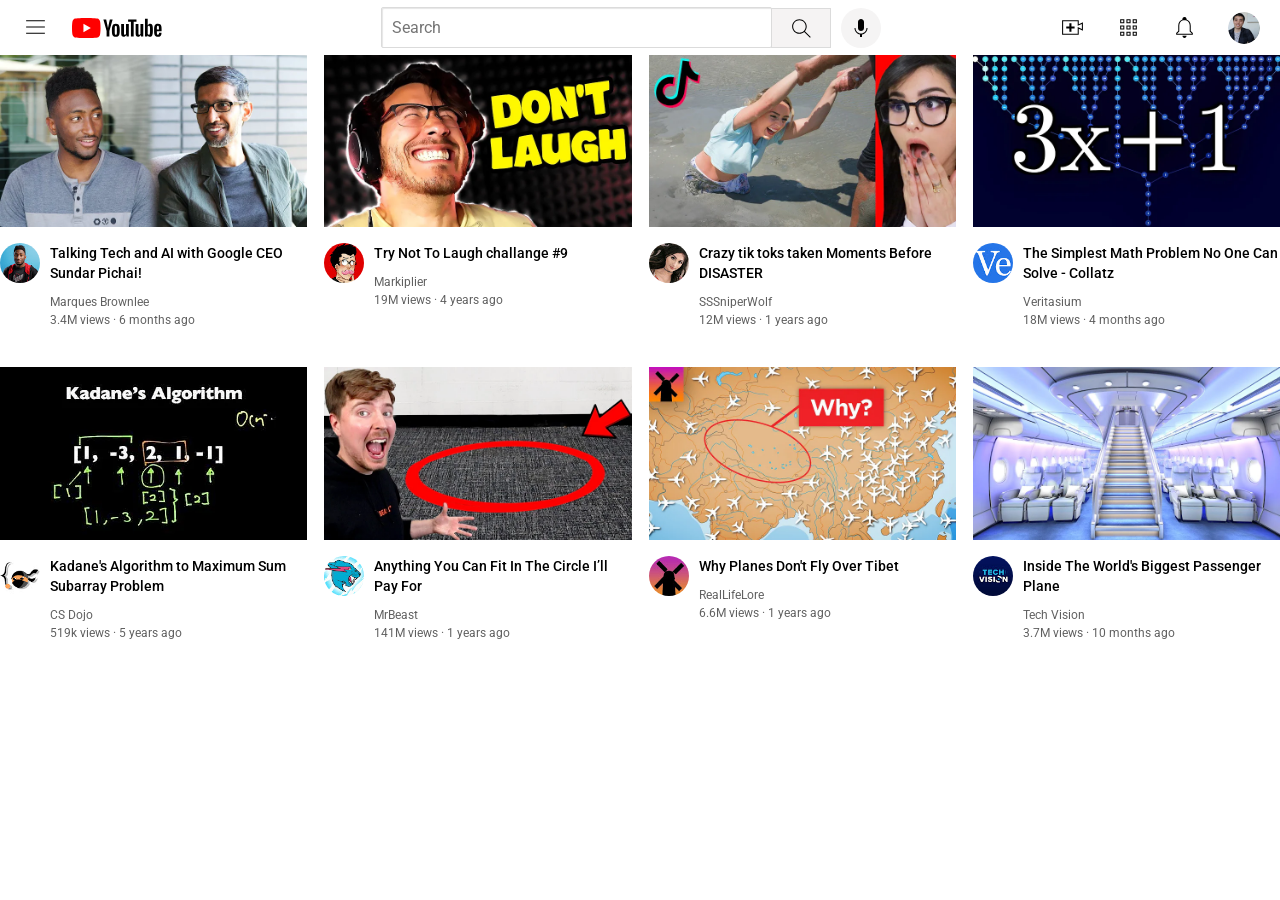
<file: index.html>
<!DOCTYPE html>
<html>
    <head>
        <title>Youtube.com Clone</title>

        <link rel="preconnect" href="https://fonts.googleapis.com">
        <link rel="preconnect" href="https://fonts.gstatic.com" crossorigin>
        <link href="https://fonts.googleapis.com/css2?family=Roboto:ital,wght@400;500;700&display=swap" rel="stylesheet">

        <link rel="stylesheet" href="styles/general.css">
        <link rel="stylesheet" href="styles/video.css">
        <link rel="stylesheet" href="styles/header.css">
    </head>

    <body>
        <div class="header">
            <div class="left-section">
                <img class="hamburger-menu" src="icons/hamburger-menu.svg">
                <img class="youtube-logo" src="icons/youtube-logo.svg">
            </div>
            <div class="middle-section">
                <input class="search-bar" type="text" placeholder="Search">
                <button class="search-button">
                    <img class="search-icon" src="icons/search.svg">
                </button>
                <button class="voice-search-button">
                    <img class="voice-search-icon" src="icons/voice-search-icon.svg">
                </button>
            </div>
            <div class="right-section">
                <img class="upload-icon" src="icons/upload.svg">
                <img class="youtube-apps-icon" src="icons/youtube-apps.svg">
                <img class="notification-icon" src="icons/notifications.svg">
                <img class="current-user-picture" src="channel-pictures/my-channel.jpeg">
            </div>
        </div>

            <div class="video-grid">
                <div class="video-preview">
                    <div class="thumbnail-row">
                        <img class="thumbnail" src="thumbnails/thumbnail-1.webp">
                    </div>
                    <div class="video-info-grid">
                        <div class="channel-picture">
                            <img class="profile-picture" src="channel-pictures/channel-1.jpeg">
                        </div>
                        <div class="video-info">
                        <p class="video-title">
                            Talking Tech and AI with Google CEO Sundar Pichai!
                        </p>
                        <p class="video-author">
                            Marques Brownlee
                        </p>
                        <p class="video-stats">
                            3.4M views &#183; 6 months ago
                        </p>
                        </div>
                    </div>
                </div>
                
                <div class="video-preview">
                    <div class="thumbnail-row">
                        <img class="thumbnail" src="thumbnails/thumbnail-2.webp">
                    </div>
                    <div class="video-info-grid">
                        <div class="channel-picture">
                            <img class="profile-picture" src="channel-pictures/channel-2.jpeg">
                        </div>
                        <div class="video-info">
                            <p class="video-title">
                                Try Not To Laugh challange &#35;9
                            </p>
                            <p class="video-author">
                                Markiplier
                            </p>
                            <p class="video-stats">
                                19M views &#183; 4 years ago
                            </p>
                        </div>
                    </div>
                </div>
                <div class="video-preview">
                    <div class="thumbnail-row">
                        <img class="thumbnail" src="thumbnails/thumbnail-3.webp">
                    </div>
                    <div class="video-info-grid">
                        <div class="channel-picture">
                            <img class="profile-picture" src="channel-pictures/channel-3.jpeg">
                        </div>
                        <div class="video-info">
                        <p class="video-title">
                            Crazy tik toks taken Moments Before DISASTER
                        </p>
                        <p class="video-author">
                            SSSniperWolf
                        </p>
                        <p class="video-stats">
                            12M views &#183; 1 years ago
                        </p>
                        </div>
                    </div>
                </div>
                
                <div class="video-preview">
                    <div class="thumbnail-row">
                        <img class="thumbnail" src="thumbnails/thumbnail-4.webp">
                    </div>
                    <div class="video-info-grid">
                        <div class="channel-picture">
                            <img class="profile-picture" src="channel-pictures/channel-4.jpeg">
                        </div>
                        <div class="video-info">
                            <p class="video-title">
                                The Simplest Math Problem No One Can Solve &dash; Collatz
                            </p>
                            <p class="video-author">
                                Veritasium
                            </p>
                            <p class="video-stats">
                                18M views &#183; 4 months ago
                            </p>
                        </div>
                    </div>
                </div>
                <div class="video-preview">
                    <div class="thumbnail-row">
                        <img class="thumbnail" src="thumbnails/thumbnail-5.webp">
                    </div>
                    <div class="video-info-grid">
                        <div class="channel-picture">
                            <img class="profile-picture" src="channel-pictures/channel-5.jpeg">
                        </div>
                        <div class="video-info">
                        <p class="video-title">
                            Kadane's Algorithm to Maximum Sum Subarray Problem
                        </p>
                        <p class="video-author">
                            CS Dojo
                        </p>
                        <p class="video-stats">
                            519k views &#183; 5 years ago
                        </p>
                        </div>
                    </div>
                </div>
                
                <div class="video-preview">
                    <div class="thumbnail-row">
                        <img class="thumbnail" src="thumbnails/thumbnail-6.webp">
                    </div>
                    <div class="video-info-grid">
                        <div class="channel-picture">
                            <img class="profile-picture" src="channel-pictures/channel-6.jpeg">
                        </div>
                        <div class="video-info">
                            <p class="video-title">
                                Anything You Can Fit In The Circle I’ll Pay For
                            </p>
                            <p class="video-author">
                                MrBeast
                            </p>
                            <p class="video-stats">
                                141M views &#183; 1 years ago
                            </p>
                        </div>
                    </div>
                </div>

                <div class="video-preview">
                    <div class="thumbnail-row">
                        <img class="thumbnail" src="thumbnails/thumbnail-7.webp">
                    </div>
                    <div class="video-info-grid">
                        <div class="channel-picture">
                            <img class="profile-picture" src="channel-pictures/channel-7.jpeg">
                        </div>
                        <div class="video-info">
                        <p class="video-title">
                            Why Planes Don't Fly Over Tibet
                        </p>
                        <p class="video-author">
                            RealLifeLore
                        </p>
                        <p class="video-stats">
                            6.6M views &#183; 1 years ago
                        </p>
                        </div>
                    </div>
                </div>
                
                <div class="video-preview">
                    <div class="thumbnail-row">
                        <img class="thumbnail" src="thumbnails/thumbnail-8.webp">
                    </div>
                    <div class="video-info-grid">
                        <div class="channel-picture">
                            <img class="profile-picture" src="channel-pictures/channel-8.jpeg">
                        </div>
                        <div class="video-info">
                        <p class="video-title">
                            Inside The World's Biggest Passenger Plane
                        </p>
                        <p class="video-author">
                            Tech Vision
                        </p>
                        <p class="video-stats">
                            3.7M views &#183; 10 months ago
                        </p>
                        </div>
                    </div>
                </div>
                
            </div>
    </body>
</html>
</file>
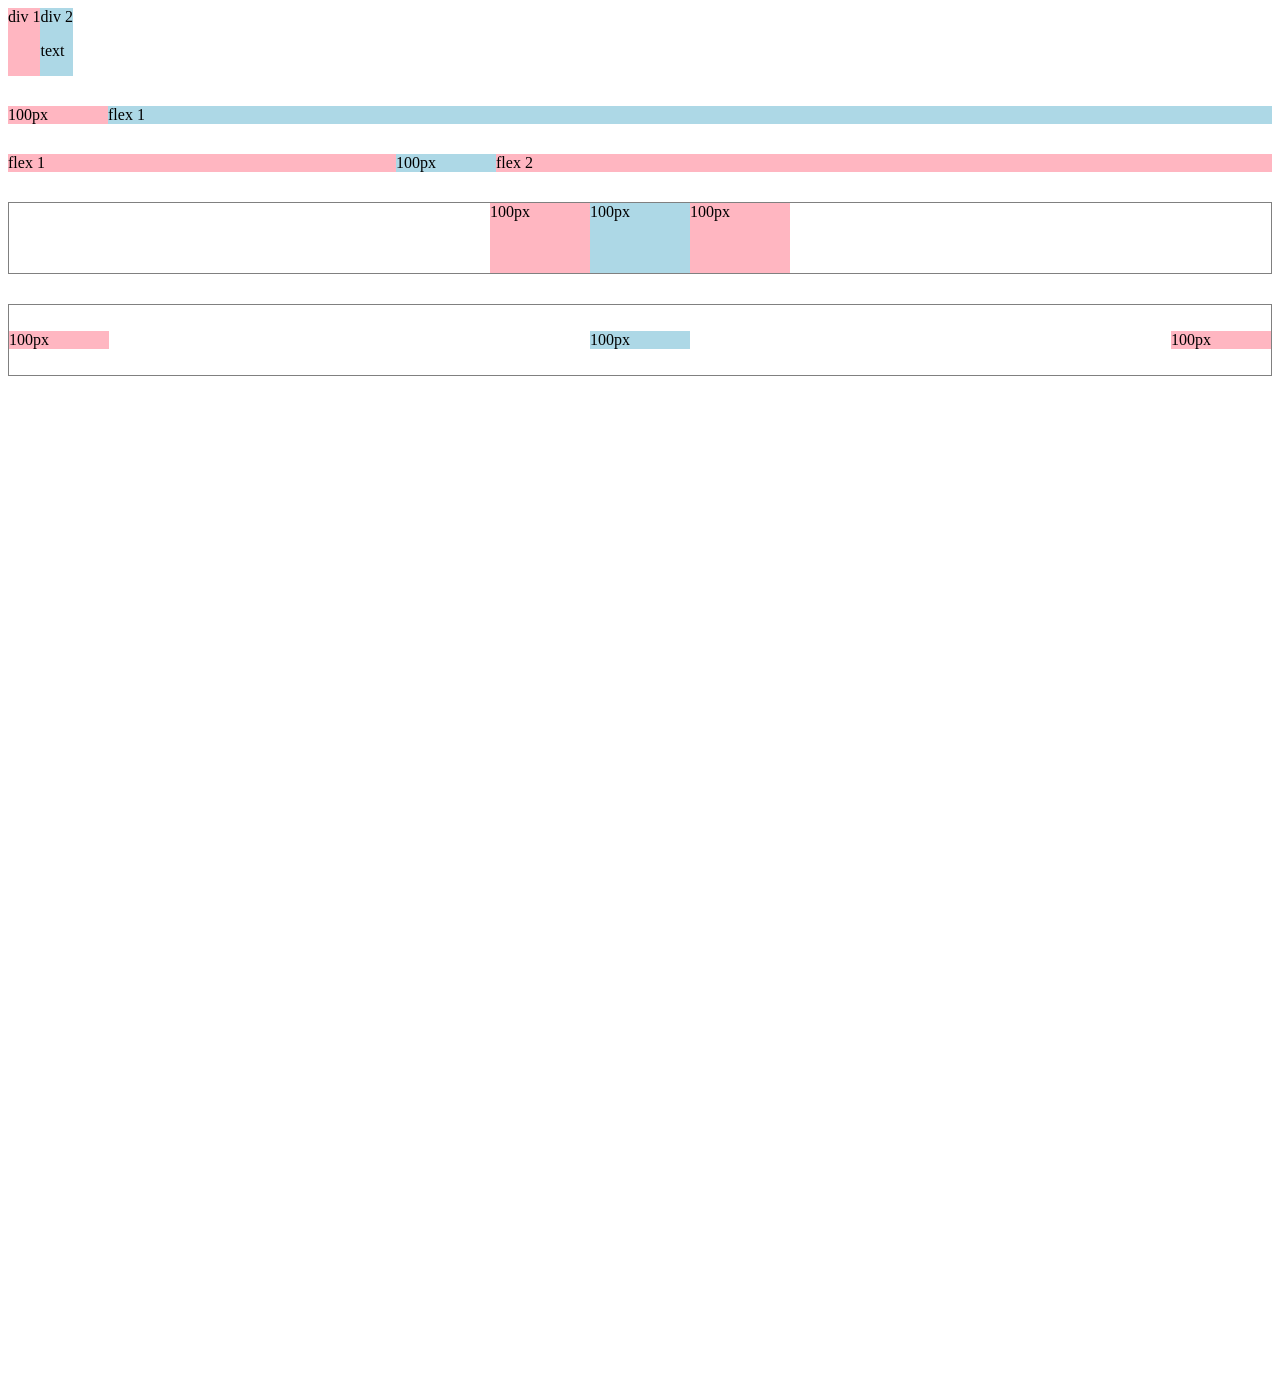
<file: flexBox.html>
<!DOCTYPE html>
<html>
    <head>
        <title>FlexBox Practice</title>
    </head>
    <body style="padding-bottom: 1000px;">
        <div style="
            display: flex;
            flex-direction: row;
        ">
            <div style="background-color: lightpink;">div 1</div>
            <div style="background-color: lightblue;">div 2<p>text</p></div>
        </div>

        
        <div style="
            display: flex;
            flex-direction: row;
            margin-top: 30px;
        ">
            <div style="background-color: lightpink;
            width: 100px;">100px</div>
            <div style="background-color: lightblue;
            flex: 1;
            ">flex 1</div>
        </div>
        
        <div style="
            display: flex;
            flex-direction: row;
            margin-top: 30px;
        ">
            <div style="background-color: lightpink;
            flex: 1;
            ">flex 1</div>
            <div style="background-color: lightblue;
            width: 100px;">100px</div>
            <div style="background-color: lightpink;
            flex: 2;">flex 2</div>
        </div>

        
        <div style="
            display: flex;
            flex-direction: row;
            margin-top: 30px;
            height: 70px;
            border-width: 1px;
            border-style: solid;
            border-color: grey;
            justify-content: center;
        ">
            <div style="background-color: lightpink;
            width: 100px;
            ">100px</div>
            <div style="background-color: lightblue;
            width: 100px;">100px</div>
            <div style="background-color: lightpink;
            width: 100px;">100px</div>
        </div>
        

        <div style="
            display: flex;
            flex-direction: row;
            margin-top: 30px;
            height: 70px;
            border-width: 1px;
            border-style: solid;
            border-color: grey;
            justify-content: space-between;
            align-items: center;
        ">
            <div style="background-color: lightpink;
            width: 100px;
            ">100px</div>
            <div style="background-color: lightblue;
            width: 100px;">100px</div>
            <div style="background-color: lightpink;
            width: 100px;">100px</div>
        </div>
    </body>
</html>
</file>
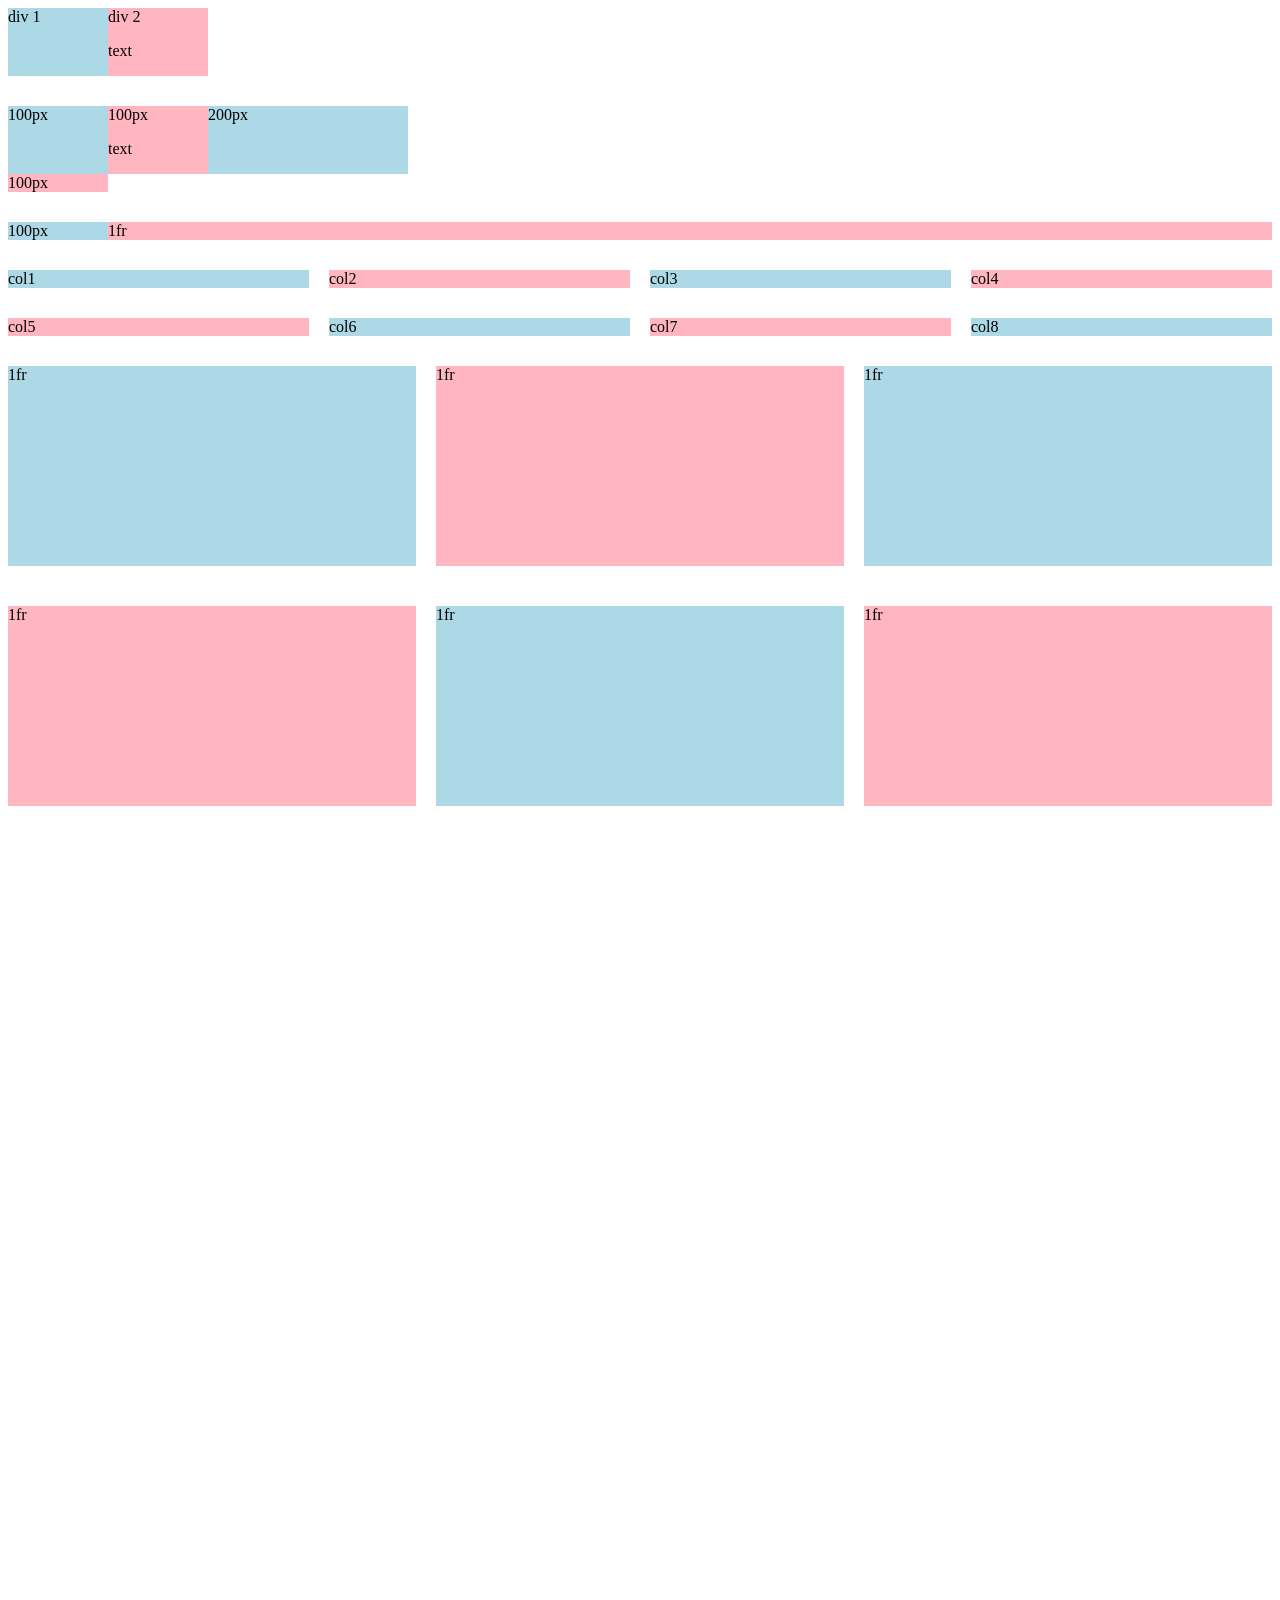
<file: grid.html>
<!DOCTYPE html>
<html>
    <head>
        <title>Grid Practice</title>
    </head>
    <body style="padding-bottom: 1000px;">
        <div style="
            display: grid;
            grid-template-columns: 100px 100px 200px;
            ">
            <div style="background-color: lightblue;">div 1</div>
            <div style="background-color: lightpink;">div 2<p>text</p></div>
        </div>
        
        <div style="
        margin-top: 30px;
            display: grid;
            grid-template-columns: 100px 100px 200px;
            ">
            <div style="background-color: lightblue;">100px</div>
            <div style="background-color: lightpink;">100px<p>text</p></div>
            <div style="background-color: lightblue;">200px</div>
            <div style="background-color: lightpink;">100px</div>
        </div>
        
        <div style="
        margin-top: 30px;
            display: grid;
            grid-template-columns: 100px 1fr;
            ">
            <div style="background-color: lightblue;">100px</div>
            <div style="background-color: lightpink;">1fr</div>
        </div>
        
        <div style="
        margin-top: 30px;
            display: grid;
            grid-template-columns: 1fr 1fr 1fr 1fr;
            column-gap: 20px;
            row-gap: 30px;

            ">
            <div style="background-color: lightblue;">col1</div>
            <div style="background-color: lightpink;">col2</div>
            <div style="background-color: lightblue;">col3</div>
            <div style="background-color: lightpink;">col4</div>
            <div style="background-color: lightpink;">col5</div>
            <div style="background-color: lightblue;">col6</div>
            <div style="background-color: lightpink;">col7</div>
            <div style="background-color: lightblue;">col8</div>
        </div>
        
        <div style="
        margin-top: 30px;
            display: grid;
            grid-template-columns: 1fr 1fr 1fr;
            column-gap: 20px;
            row-gap: 40px;
            ">
            <div style="background-color: lightblue; height: 200px;">1fr</div>
            <div style="background-color: lightpink; height: 200px;">1fr</div>
            <div style="background-color: lightblue; height: 200px;">1fr</div>
            <div style="background-color: lightpink; height: 200px;">1fr</div>
            <div style="background-color: lightblue; height: 200px;">1fr</div>
            <div style="background-color: lightpink; height: 200px;">1fr</div>
        </div>
    </body>
</html>
</file>
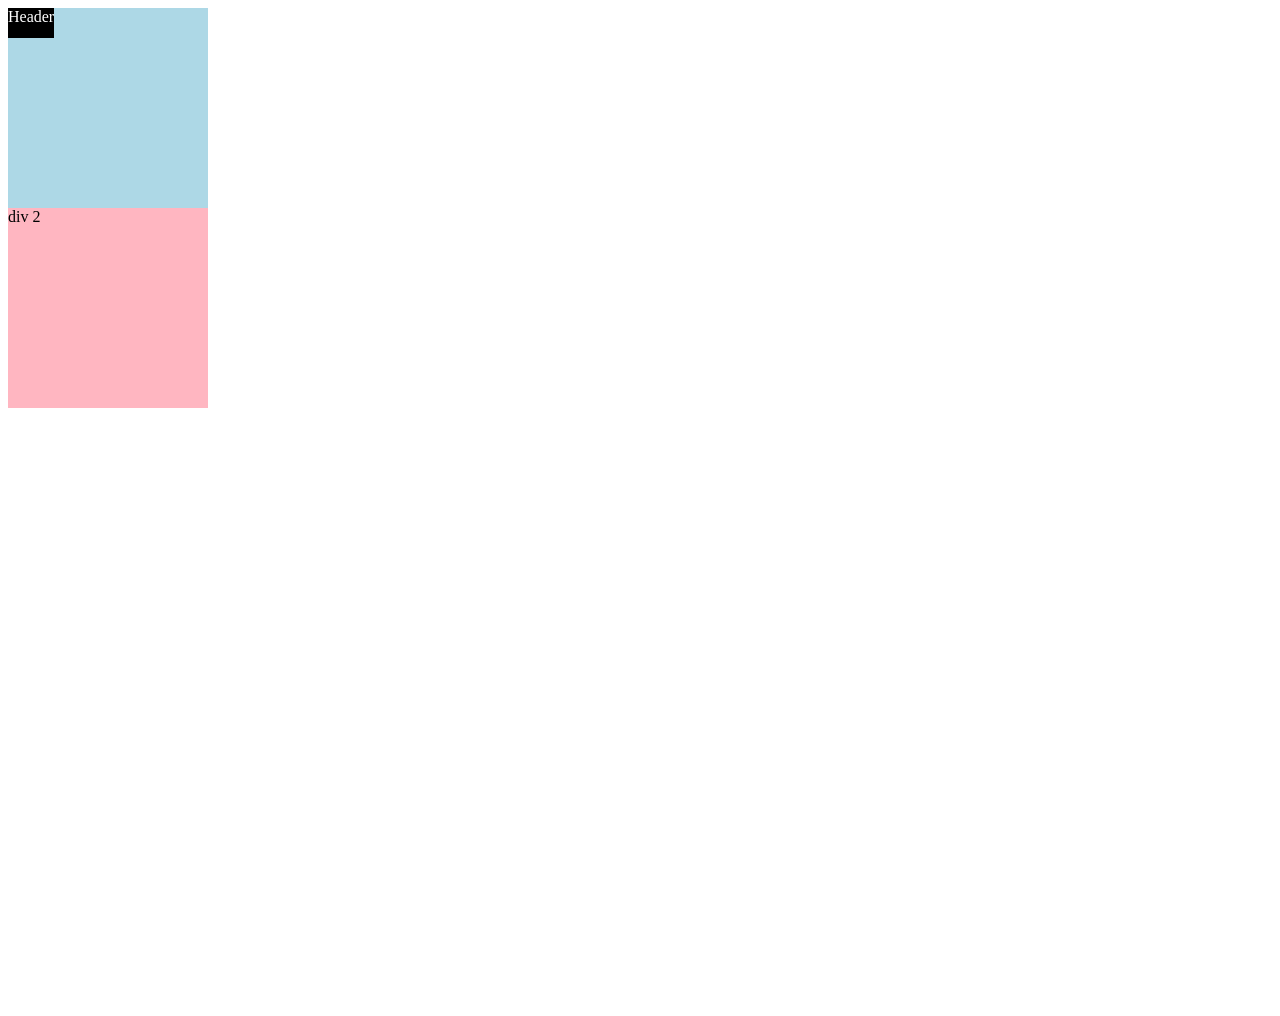
<file: position.html>
<!DOCTYPE html>
<html>
    <head>
        <title>Position</title>
    </head>
    <body style=
    "height: 1000px;
    ">
        <div style="
        background-color: black;
        color: white;
        height: 30px;
        position: fixed;
        ">Header</div>
        <div style="
            background-color: lightblue;
            height: 200px;
            width: 200px;
            position: static;
        ">div 1</div>

        <div style="
            background-color: lightpink;
            height: 200px; 
            width: 200px;
        ">div 2</div>
    </body>
</html>
</file>
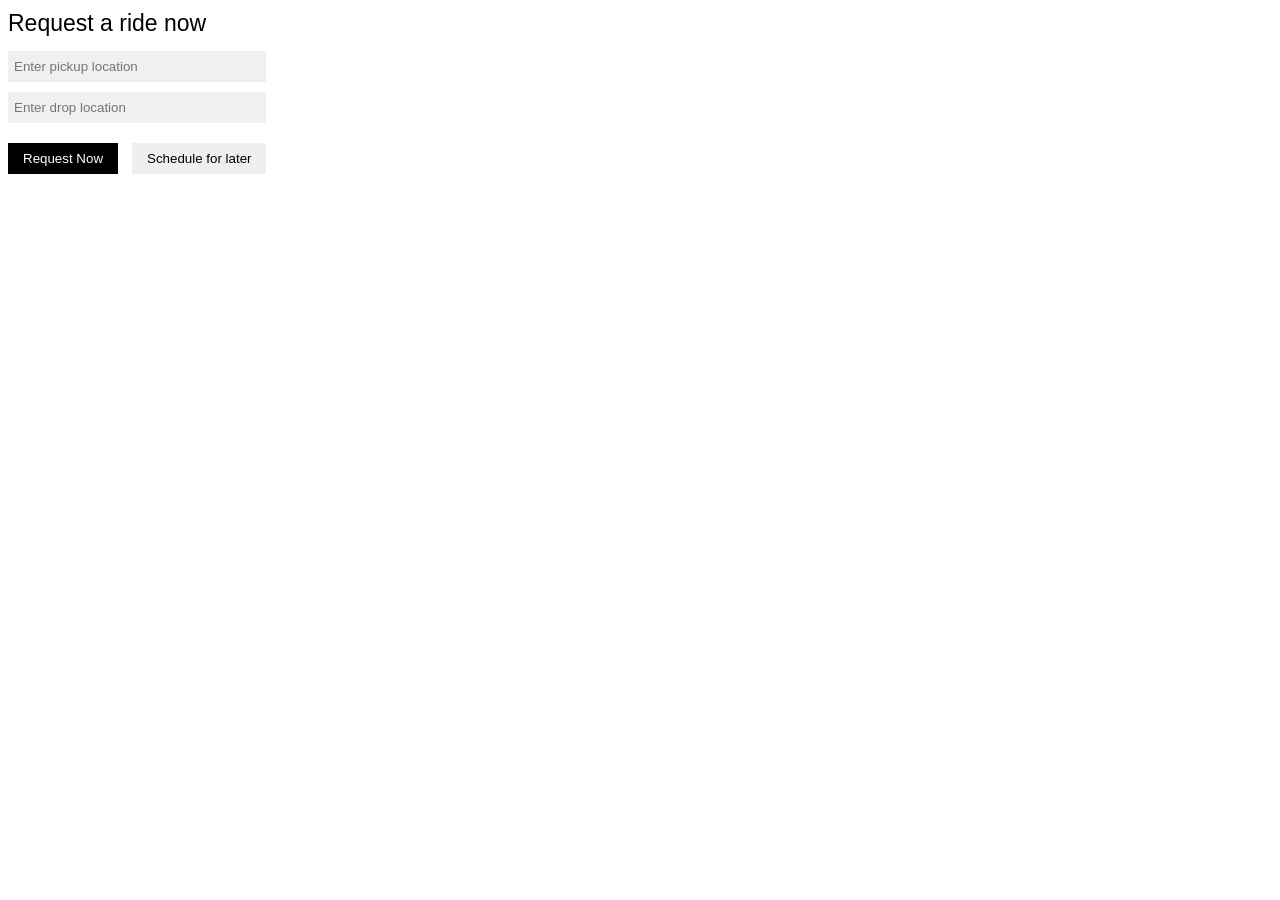
<file: intro-to-html/practiceQues.html>
<!DOCTYPE html>
<html>
    <head>
        <title>Uber ride</title>
            <style>
                .pickup-location    {
                    display: block;
                    margin-bottom: 10px;
                    background-color: rgb(240, 240, 240);
                    border: none;
                    padding-top: 8px;
                    padding-bottom: 8px;
                    padding-left: 6px;
                    width: 250px;
                }
                .drop-location  {
                    display: block;
                    margin-top: 10px;
                    margin-bottom: 20px;
                    background-color: rgb(240, 240, 240);
                    border: none;
                    padding-top: 8px;
                    padding-bottom: 8px;
                    padding-left: 6px;
                    width: 250px;
                }
                .request_button {
                    background-color: black;
                    color: white;
                    padding-left: 15px;
                    padding-right: 15px;
                    padding-top: 8px;
                    padding-bottom: 8px;
                    border: none;
                    margin-right: 10px;
                    transition: background-color 0.5s, color 0.5s;
                    cursor: pointer;
                }
                .request_button:hover   {
                    opacity: 0.6;
                }
                .schedule-ride  {
                    padding-left: 15px;
                    padding-right: 15px;
                    padding-top: 8px;
                    padding-bottom: 8px;
                    border: none;
                    color: black;
                }
                .schedule-ride:hover    {
                    text-decoration: underline;
                }
                .request-ride   {
                    font-family: arial;
                    font-size: 23px;
                    margin-bottom: 14px;
                    margin-top: 10px;
                }
            </style>
    </head>
    <body>
        <div>
            <p class="request-ride">Request a ride now</p>
            <input type="text" placeholder="Enter pickup location" class="pickup-location">
            <input type="text" placeholder="Enter drop location" class="drop-location">
            <button class="request_button">
                Request Now
            </button>
            <button class="schedule-ride">
                Schedule for later
            </button>
        </div>
    </body>
</html>
</file>
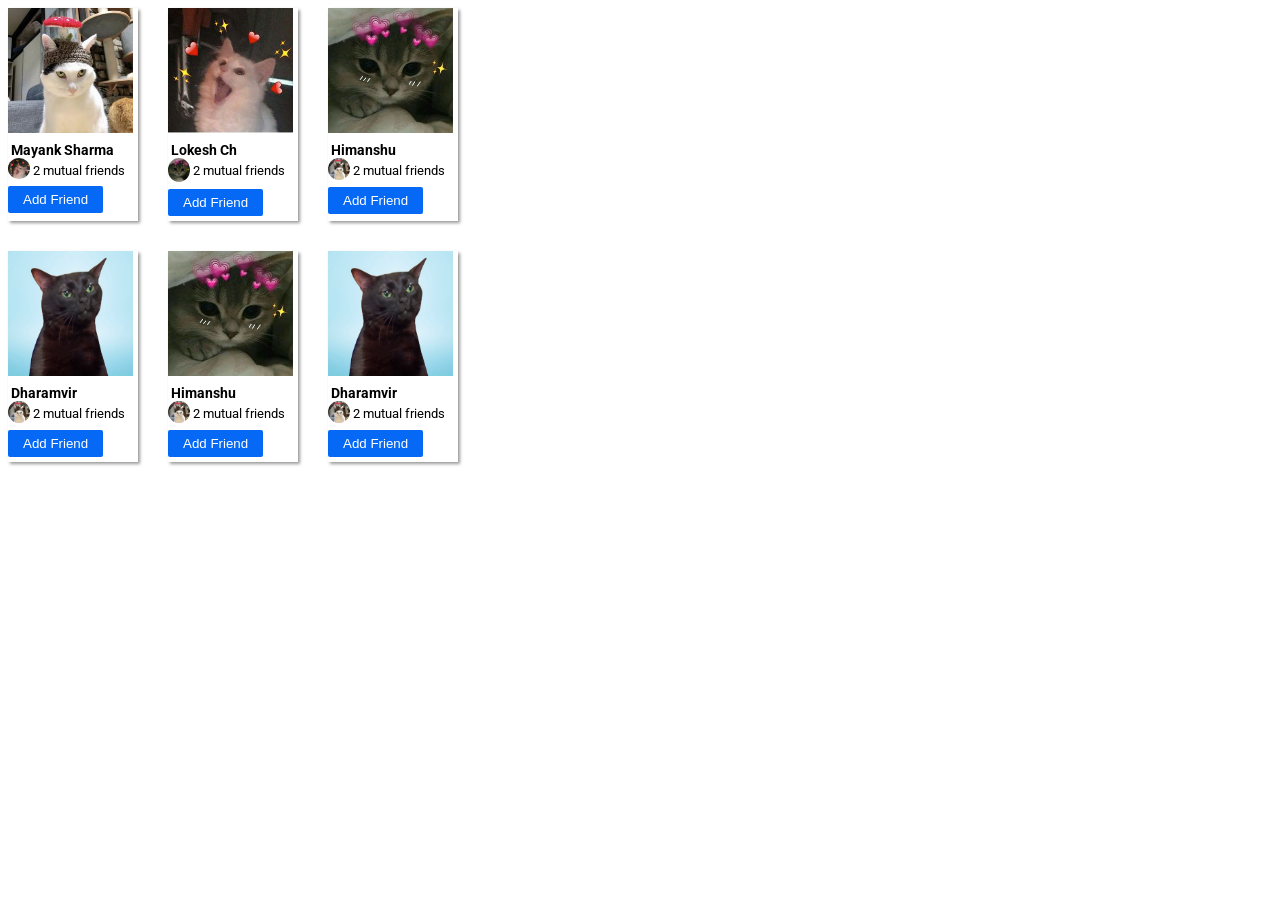
<file: practice-pics/facebook.html>
<!DOCTYPE html>
<html>
    <head>
        <title>Add Friend</title>

        <link rel="preconnect" href="https://fonts.googleapis.com">
        <link rel="preconnect" href="https://fonts.gstatic.com" crossorigin>
        <link href="https://fonts.googleapis.com/css2?family=Roboto:ital,wght@400;500;700&display=swap" rel="stylesheet">

        <style>
            p   {
                font-family: roboto, arial;
            }
            .profile-pic    {
                width: 125px;
                height: 125px;
                margin-bottom: 0px;
            }
            .add-friend {
                padding-left: 15px;
                padding-right: 15px;
                padding-top: 6px;
                padding-bottom: 6px;
                border: none;
                background-color: rgb(5, 105, 245);
                color: white;
                display: block;
                border-radius: 2px;
                margin-top: 3px;
                margin-bottom: 5px;
            }
            .mutuals    {
                font-size: 13px;
                margin-bottom: 5px;
                margin-top: 5px;
            }
            .id-name    {
                padding-left: 3px;
                margin-top: 5px;
                margin-bottom: 0px;
                font-size: 14px;
                font-weight: bold;
            }
            .profile-view   {
                margin-right: 10px;
                width: 130px;
                box-shadow: 2px 2px 3px rgba(0, 0, 0, 0.4);
            }
            .mutual-profile {
                width: 100%;
                border-radius: 50%;
            }
            .mutual-pic {
                width: 22px;
            }
            .mutual-grid    {
                display: grid;
                grid-template-columns: 25px 1fr;
            }
            .profile-grid{
                display: grid;
                grid-template-columns: 150px 150px 150px;
                row-gap: 30px;
                column-gap: 10px;
            }
        </style>
    </head>
    <body>
        <div class="profile-grid">
            <div class="profile-view">
                <div class="profile-pics">
                    <img class="profile-pic" src="pic2.jpg">
                </div>
                <div class="profile-info">
                    <p class="id-name">Mayank Sharma</p>
                    <div class="mutual-grid">
                        <div class="mutual-pic">
                            <img class="mutual-profile" src="pic3.jpg">
                        </div>
                        <p class="mutuals">2 mutual friends</p>
                    </div>
                    <button class="add-friend">Add Friend</button>
                </div>
            </div>
    
    
            <div class="profile-view">
                <div class="profile-pics">
                    <img class="profile-pic" src="pic3.jpg">
                </div>
                <div class="profile-info">
                    <p class="id-name">Lokesh Ch</p>
                    <div class="mutual-grid">
                        <div class="mutual-pic">
                            <img class="mutual-profile" src="pic1.jpg">
                        </div>
                        <p class="mutuals">2 mutual friends</p>
                    </div>
                    <button class="add-friend">Add Friend</button>
                </div>
            </div>
    
            
            <div class="profile-view">
                <div class="profile-pics">
                    <img class="profile-pic" src="pic1.jpg">
                </div>
                <div class="profile-info">
                    <p class="id-name">Himanshu</p>
                    <div class="mutual-grid">
                        <div class="mutual-pic">
                            <img class="mutual-profile" src="pic2.jpg">
                        </div>
                        <p class="mutuals">2 mutual friends</p>
                    </div>
                    <button class="add-friend">Add Friend</button>
                </div>
            </div>
            
            <div class="profile-view">
                <div class="profile-pics">
                    <img class="profile-pic" src="pic4.png">
                </div>
                <div class="profile-info">
                    <p class="id-name">Dharamvir</p>
                    <div class="mutual-grid">
                        <div class="mutual-pic">
                            <img class="mutual-profile" src="pic2.jpg">
                        </div>
                        <p class="mutuals">2 mutual friends</p>
                    </div>
                    <button class="add-friend">Add Friend</button>
                </div>
            </div>
    
            
            <div class="profile-view">
                <div class="profile-pics">
                    <img class="profile-pic" src="pic1.jpg">
                </div>
                <div class="profile-info">
                    <p class="id-name">Himanshu</p>
                    <div class="mutual-grid">
                        <div class="mutual-pic">
                            <img class="mutual-profile" src="pic2.jpg">
                        </div>
                        <p class="mutuals">2 mutual friends</p>
                    </div>
                    <button class="add-friend">Add Friend</button>
                </div>
            </div>
            
            <div class="profile-view">
                <div class="profile-pics">
                    <img class="profile-pic" src="pic4.png">
                </div>
                <div class="profile-info">
                    <p class="id-name">Dharamvir</p>
                    <div class="mutual-grid">
                        <div class="mutual-pic">
                            <img class="mutual-profile" src="pic2.jpg">
                        </div>
                        <p class="mutuals">2 mutual friends</p>
                    </div>
                    <button class="add-friend">Add Friend</button>
                </div>
            </div>
        </div>
    </body>
</html>
</file>
<file: styles/general.css>
p   {
    font-family: Roboto, Arial;
    margin-top: 0;
    margin-bottom: 0;
}
body    {
    margin: 0;
}
</file>
<file: styles/video.css>
.thumbnail  {
    width: 100%;
}
.video-info-grid    {
    display: grid;
    grid-template-columns: 50px 1fr;
}
.profile-picture    {
    width: 40px;
    border-radius: 50px;
}
.video-title    {
    margin-top: 0px;
    font-size: 14px;
    font-weight: 500;
    line-height: 20px;margin-bottom: 12px;
}
.thumbnail-row  {
    margin-bottom: 12px;
}
.video-author,
.video-stats   {
    font-size: 12px;
    color: rgb(96,96,96);
}
.video-author   {
    margin-bottom: 4px;
}
.video-grid{
    display: grid;
    grid-template-columns: 1fr 1fr 1fr 1fr;
    column-gap: 17px;
    row-gap: 40px;
}
</file>
<file: styles/header.css>
.header {
    height: 55px;
    display: flex;
    flex-direction: row;
    justify-content: space-between;
}
.left-section   {
    display: flex;
    align-items: center;
}
.hamburger-menu {
    height: 25px;
    padding-left: 23px;
    padding-right: 24px;
}
.youtube-logo   {
    height: 20px;
}
.middle-section {
    flex: 1;
    margin-left: 80px;
    margin-right: 40px;
    max-width: 500px;
    display: flex;
    align-items: center;
}
.search-bar {
    flex: 1;
    height: 37px;
    padding-left: 10px;
    font-size: 16px;
    border-width: 1px;
    border-style: solid;
    border-color: rgb(219, 219, 219);
    border-radius: 2px;
    box-shadow: inset 1px 1px 1px rgba(0,0,0,0.1);
    width: 0;
}
.search-icon    {
    height: 25px;
    margin-top: 4px;
}
.search-bar::placeholder    {
    font-family: roboto, Arial;
    font-size: 16px;
}
.search-button  {
    height: 40px;
    width: 60px;
    background-color: rgb(245, 243, 243);
    border-width: 1px;
    border-style: solid;
    border-color: rgb(219, 219, 219);
    margin-left: -1px;
    margin-right: 10px;
}
.voice-search-button    {
    height: 40px;
    width: 40px;
    border-radius: 20px;
    border: none;
    background-color: rgb(245, 244, 244);
}
.voice-search-icon  {
    height: 24px;
    margin-top: 4px;
}
.right-section  {
    width: 200px;
    margin-right: 20px;
    display: flex;
    align-items: center;
    justify-content: space-between;
    flex-shrink: 0;
}
.upload-icon    {
    height: 25px;
}
.youtube-apps-icon  {
    height: 25px;
}
.notification-icon   {
    height: 25px;
}
.current-user-picture   {
    height: 32px;
    border-radius: 16px;
}
</file>
